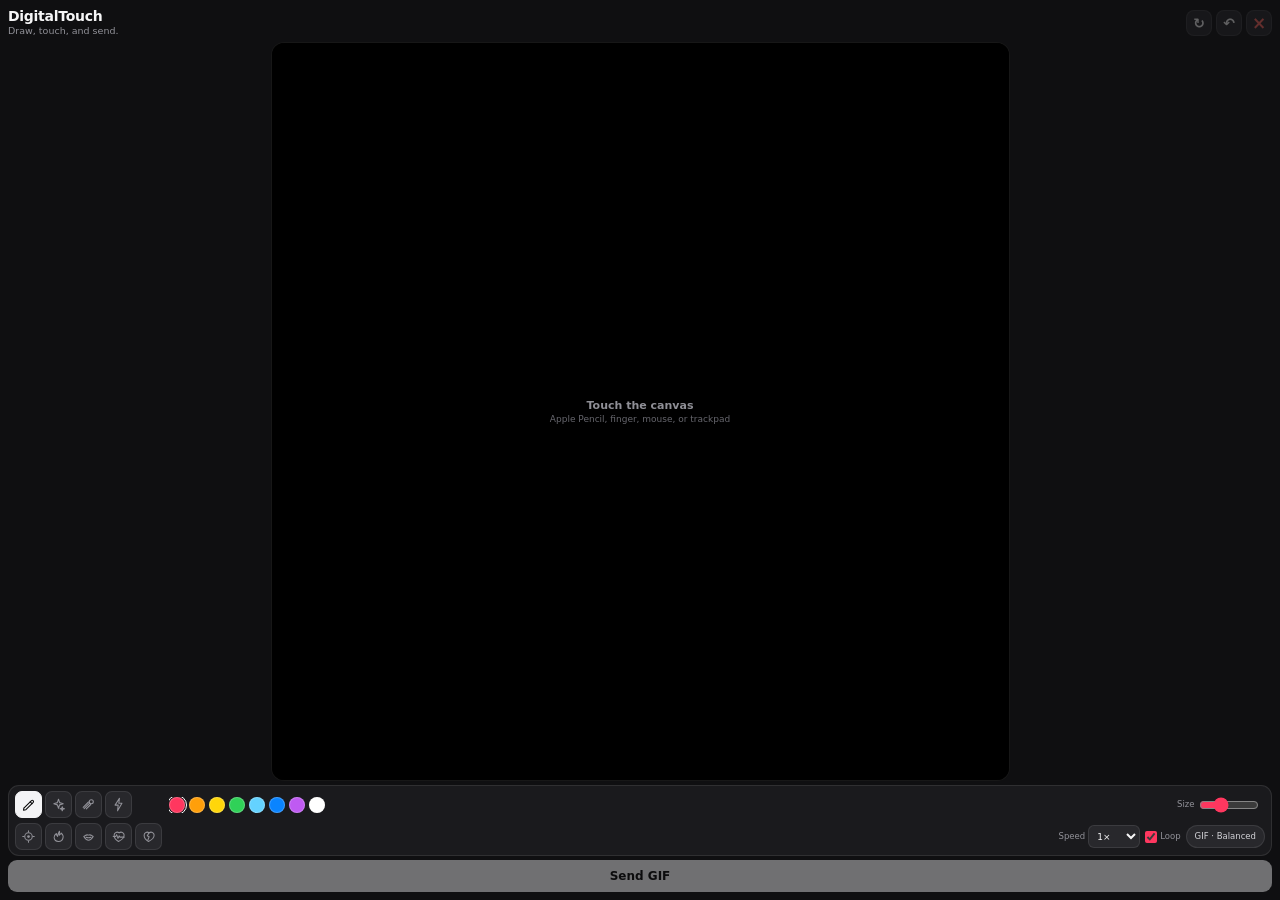
<file: index.html>
<!doctype html>
<html lang="en">
<head>
  <meta charset="utf-8">
  <meta name="viewport" content="width=device-width, initial-scale=1, viewport-fit=cover, user-scalable=no">
  <title>DigitalTouch</title>
  <link rel="stylesheet" href="style.css">
</head>
<body>
  <main class="app">
    <header class="topbar">
      <div class="title-block">
        <h1>DigitalTouch</h1>
        <p id="status">Draw, touch, and send.</p>
      </div>
      <div class="top-actions">
        <button id="play" class="icon-button" type="button" title="Replay" aria-label="Replay animation">↻</button>
        <button id="undo" class="icon-button" type="button" title="Undo" aria-label="Undo">↶</button>
        <button id="clear" class="icon-button danger-icon" type="button" title="Clear" aria-label="Clear">×</button>
      </div>
    </header>

    <section class="stage-wrap" aria-label="DigitalTouch canvas">
      <canvas id="stage"></canvas>
      <div id="emptyHint" class="empty-hint">
        <strong>Touch the canvas</strong>
        <span>Apple Pencil, finger, mouse, or trackpad</span>
      </div>
      <div id="replayBadge" class="replay-badge" hidden>Replay</div>
    </section>

    <section class="toolbox" aria-label="DigitalTouch controls">
      <div id="inkModes" class="tool-strip" role="radiogroup" aria-label="Ink style">
        <button class="tool active" data-mode="sketch" aria-pressed="true" title="Ink" aria-label="Ink"><svg viewBox="0 0 24 24" aria-hidden="true"><path d="M5 17.5 16.8 5.7a2 2 0 0 1 2.8 2.8L7.8 20.3 4 21l.7-3.8Z"/><path d="m14.8 7.7 2.8 2.8"/></svg></button>
        <button class="tool" data-mode="glow" aria-pressed="false" title="Neon" aria-label="Neon"><svg viewBox="0 0 24 24" aria-hidden="true"><path d="M12 3.5 13.8 9l5.7 1.8-5.7 1.8L12 18l-1.8-5.4-5.7-1.8L10.2 9 12 3.5Z"/><path d="M18 15.5 18.8 18l2.7.8-2.7.8L18 22l-.8-2.4-2.7-.8 2.7-.8.8-2.5Z"/></svg></button>
        <button class="tool" data-mode="comet" aria-pressed="false" title="Comet" aria-label="Comet"><svg viewBox="0 0 24 24" aria-hidden="true"><circle cx="16.5" cy="7.5" r="3.2"/><path d="M13.8 9.7 5 18.5M12 8 3.5 16.5M15.5 12 8.5 19"/></svg></button>
        <button class="tool" data-mode="electric" aria-pressed="false" title="Electric" aria-label="Electric"><svg viewBox="0 0 24 24" aria-hidden="true"><path d="m13.5 2-7 11h5l-1 9 7-12h-5l1-8Z"/></svg></button>
      </div>

      <div class="compact-row palette-row">
        <div id="palette" class="palette" role="radiogroup" aria-label="Ink color">
          <button class="swatch active" data-color="#ff375f" style="--swatch:#ff375f" aria-label="Pink" aria-pressed="true"></button>
          <button class="swatch" data-color="#ff9f0a" style="--swatch:#ff9f0a" aria-label="Orange" aria-pressed="false"></button>
          <button class="swatch" data-color="#ffd60a" style="--swatch:#ffd60a" aria-label="Yellow" aria-pressed="false"></button>
          <button class="swatch" data-color="#30d158" style="--swatch:#30d158" aria-label="Green" aria-pressed="false"></button>
          <button class="swatch" data-color="#64d2ff" style="--swatch:#64d2ff" aria-label="Cyan" aria-pressed="false"></button>
          <button class="swatch" data-color="#0a84ff" style="--swatch:#0a84ff" aria-label="Blue" aria-pressed="false"></button>
          <button class="swatch" data-color="#bf5af2" style="--swatch:#bf5af2" aria-label="Purple" aria-pressed="false"></button>
          <button class="swatch" data-color="#ffffff" style="--swatch:#ffffff" aria-label="White" aria-pressed="false"></button>
        </div>
        <label class="mini-range" title="Stroke size">
          <span>Size</span>
          <input id="size" type="range" min="2" max="18" value="7" step="1">
        </label>
      </div>

      <div class="effect-strip" aria-label="DigitalTouch effects">
        <button class="effect" aria-pressed="false" data-effect="tap" type="button" title="Tap" aria-label="Tap"><svg viewBox="0 0 24 24" aria-hidden="true"><circle cx="12" cy="12" r="2.2" class="icon-fill"/><circle cx="12" cy="12" r="6"/><path d="M12 2.8v2.1M21.2 12h-2.1M12 21.2v-2.1M2.8 12h2.1"/></svg></button>
        <button class="effect" aria-pressed="false" data-effect="fireball" type="button" title="Fireball" aria-label="Fireball"><svg viewBox="0 0 24 24" aria-hidden="true"><path d="M13.5 3.5c1.2 3-1.5 4.2-.2 6.6 1-1.7 2.3-2 3.2-3.5 2.6 2.4 3.5 5 2.6 8A7.2 7.2 0 0 1 5 13.8c-.3-2.7 1.2-4.8 3.6-6.6-.2 2.5 1.1 3.7 2 4.5-.2-3.6 1.8-5.4 2.9-8.2Z"/></svg></button>
        <button class="effect" aria-pressed="false" data-effect="kiss" type="button" title="Kiss" aria-label="Kiss"><svg viewBox="0 0 24 24" aria-hidden="true"><path d="M4.5 12c2.1-1.1 4-3.7 7.5-2.2 3.5-1.5 5.4 1.1 7.5 2.2-2.4 4.1-4.5 6-7.5 6s-5.1-1.9-7.5-6Z"/><path d="M8 13.2c1.2.5 2.6.8 4 .8s2.8-.3 4-.8"/></svg></button>
        <button class="effect" aria-pressed="false" data-effect="heartbeat" type="button" title="Heartbeat" aria-label="Heartbeat"><svg viewBox="0 0 24 24" aria-hidden="true"><path d="M12 20s-7-4.3-7-10.2A4.8 4.8 0 0 1 13 6.3 4.8 4.8 0 0 1 21 9.8C21 15.7 12 20 12 20Z"/><path d="M3.5 12h4l1.5-3 2.2 6 1.8-4 1.3 2H21"/></svg></button>
        <button class="effect" aria-pressed="false" data-effect="heartbreak" type="button" title="Heartbreak" aria-label="Heartbreak"><svg viewBox="0 0 24 24" aria-hidden="true"><path d="M12 20s-7-4.3-7-10.2A4.8 4.8 0 0 1 13 6.3 4.8 4.8 0 0 1 21 9.8C21 15.7 12 20 12 20Z"/><path d="m13 5.8-3 5.1 3 1.4-2 5.2"/></svg></button>
        
      </div>

      <div class="options-row">
        <label class="inline-option">
          <span>Speed</span>
          <select id="speed">
            <option value="0.5">0.5×</option>
            <option value="1" selected>1×</option>
            <option value="1.5">1.5×</option>
            <option value="2">2×</option>
          </select>
        </label>
        <label id="loopControl" class="inline-check">
          <input id="loopToggle" type="checkbox" checked>
          <span>Loop</span>
        </label>
        <div class="export-chip" aria-label="Export settings from extension settings">
          <span id="exportChipLabel">GIF · Balanced</span>
        </div>
      </div>
    </section>

    <section class="send-area">
      <button id="sendGif" class="primary" type="button">Send GIF</button>
    </section>
  </main>

  <script src="gif.js"></script>
  <script src="webp-encoder.js"></script>
  <script src="digitaltouch.js"></script>
</body>
</html>
</file>
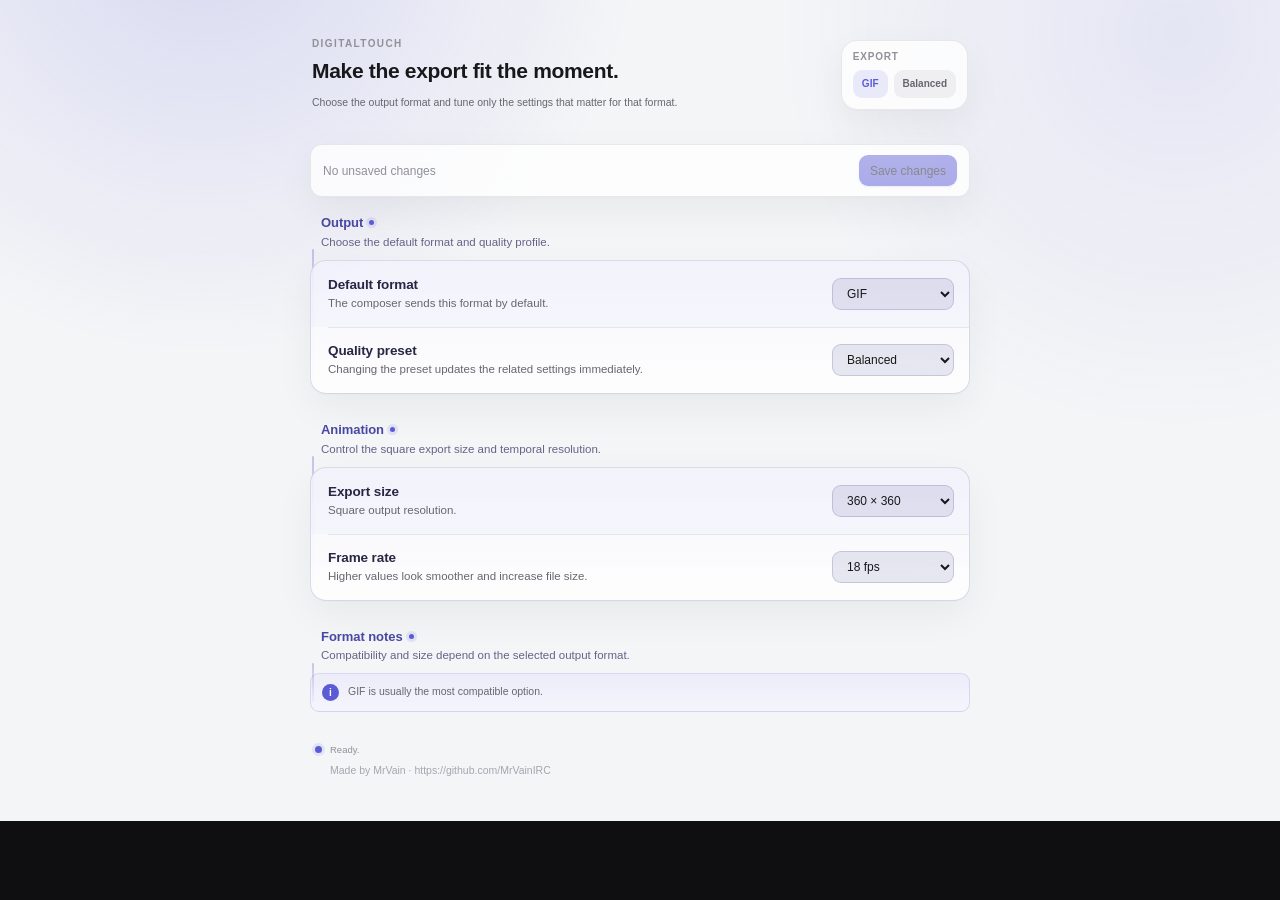
<file: settings.html>
<!doctype html>
<html lang="en">
<head>
  <meta charset="utf-8">
  <meta name="viewport" content="width=device-width,initial-scale=1">
  <title>DigitalTouch Settings</title>
  <link rel="stylesheet" href="style.css">
</head>
<body class="settings-page">
  <main class="settings-shell-lg">
    <header class="settings-hero-lg">
      <div class="settings-hero-copy-lg">
        <span class="settings-product-kicker">DIGITALTOUCH</span>
        <h1>Make the export fit the moment.</h1>
        <p>Choose the output format and tune only the settings that matter for that format.</p>
      </div>
      <div class="settings-hero-status" aria-label="Current export profile">
        <span class="settings-hero-status-label">Export</span>
        <div class="settings-profile-pair">
          <span id="preview-format" class="settings-profile-chip settings-profile-primary">GIF</span>
          <span id="preview-preset" class="settings-profile-chip">Balanced</span>
        </div>
      </div>
    </header>

    <div class="settings-save-bar" role="region" aria-label="Save settings">
      <span id="save-state" class="settings-save-state">No unsaved changes</span>
      <button id="save" class="settings-button settings-button-primary" type="button" disabled>Save changes</button>
    </div>

    <section class="settings-section">
      <div class="settings-section-heading">
        <div>
          <h2>Output</h2>
          <p>Choose the default format and quality profile.</p>
        </div>
      </div>

      <div class="settings-panel-lg">
        <label class="settings-pref-row settings-split-control">
          <span class="settings-pref-copy">
            <strong>Default format</strong>
            <small>The composer sends this format by default.</small>
          </span>
          <select id="format" class="settings-select-control">
            <option value="gif">GIF</option>
            <option value="apng">APNG</option>
            <option value="webp">WebP</option>
            <option value="webm">WebM</option>
            <option value="mp4">MP4</option>
          </select>
        </label>

        <label class="settings-pref-row settings-split-control">
          <span class="settings-pref-copy">
            <strong>Quality preset</strong>
            <small>Changing the preset updates the related settings immediately.</small>
          </span>
          <select id="preset" class="settings-select-control">
            <option value="small">Small</option>
            <option value="balanced">Balanced</option>
            <option value="high">High</option>
            <option value="max">Max</option>
            <option value="custom">Custom</option>
          </select>
        </label>
      </div>
    </section>

    <section class="settings-section">
      <div class="settings-section-heading">
        <div>
          <h2>Animation</h2>
          <p>Control the square export size and temporal resolution.</p>
        </div>
      </div>

      <div class="settings-panel-lg">
        <label class="settings-pref-row settings-split-control">
          <span class="settings-pref-copy">
            <strong>Export size</strong>
            <small>Square output resolution.</small>
          </span>
          <select id="size" class="settings-select-control">
            <option value="256">256 × 256</option>
            <option value="320">320 × 320</option>
            <option value="360">360 × 360</option>
            <option value="420">420 × 420</option>
            <option value="480">480 × 480</option>
          </select>
        </label>

        <label class="settings-pref-row settings-split-control">
          <span class="settings-pref-copy">
            <strong>Frame rate</strong>
            <small>Higher values look smoother and increase file size.</small>
          </span>
          <select id="fps" class="settings-select-control">
            <option value="10">10 fps</option>
            <option value="12">12 fps</option>
            <option value="15">15 fps</option>
            <option value="18">18 fps</option>
            <option value="24">24 fps</option>
          </select>
        </label>
      </div>
    </section>

    <section id="webpSection" class="settings-section">
      <div class="settings-section-heading">
        <div>
          <h2>WebP</h2>
          <p>Adjust the bundled WebP encoder.</p>
        </div>
      </div>

      <div class="settings-panel-lg">
        <div class="settings-pref-row settings-split-control">
          <span class="settings-pref-copy">
            <strong>Quality</strong>
            <small>100 is lossless. Lower values reduce color precision for smaller files.</small>
          </span>
          <div class="settings-range-control">
            <input id="webpQuality" type="range" min="40" max="100" step="1" value="90">
            <span id="webpQualityValue">90</span>
          </div>
        </div>
      </div>
    </section>

    <section id="videoSection" class="settings-section">
      <div class="settings-section-heading">
        <div>
          <h2>Video</h2>
          <p>Choose the recording bitrate for WebM and MP4.</p>
        </div>
      </div>

      <div class="settings-panel-lg">
        <label class="settings-pref-row settings-split-control">
          <span class="settings-pref-copy">
            <strong>Video bitrate</strong>
            <small>Higher values preserve more detail and create larger files.</small>
          </span>
          <select id="videoBitrate" class="settings-select-control">
            <option value="1200000">1.2 Mbps</option>
            <option value="1800000">1.8 Mbps</option>
            <option value="2500000">2.5 Mbps</option>
            <option value="3500000">3.5 Mbps</option>
            <option value="5000000">5.0 Mbps</option>
          </select>
        </label>
      </div>
    </section>

    <section class="settings-section">
      <div class="settings-section-heading">
        <div>
          <h2>Format notes</h2>
          <p>Compatibility and size depend on the selected output format.</p>
        </div>
      </div>
      <div class="settings-advanced-note">
        <span class="settings-note-icon">i</span>
        <p id="formatNote">GIF is usually the most compatible option.</p>
      </div>
    </section>

    <footer class="settings-status-footer">
      <div class="settings-status-line" aria-live="polite">
        <span class="settings-live-dot"></span>
        <p id="status">Ready.</p>
      </div>
      <p class="settings-attribution">Made by MrVain · <a href="https://github.com/MrVainIRC" target="_blank" rel="noopener noreferrer">https://github.com/MrVainIRC</a></p>
    </footer>
  </main>

  <script>
  (() => {
    'use strict';

    // ---------------------------------------------------------------------------
    // Settings model
    // ---------------------------------------------------------------------------

    const DEFAULTS = {
      format: 'gif',
      preset: 'balanced',
      exportSize: 360,
      fps: 18,
      webpQuality: 90,
      videoBitrate: 2500000
    };

    const PRESETS = {
      small:    { exportSize: 256, fps: 10, webpQuality: 72, videoBitrate: 1200000 },
      balanced: { exportSize: 360, fps: 18, webpQuality: 90, videoBitrate: 2500000 },
      high:     { exportSize: 420, fps: 18, webpQuality: 96, videoBitrate: 3500000 },
      max:      { exportSize: 480, fps: 24, webpQuality: 100, videoBitrate: 5000000 }
    };

    const KEY = 'export-settings';
    const FORMATS = ['gif', 'apng', 'webp', 'webm', 'mp4'];
    const PRESET_NAMES = ['small', 'balanced', 'high', 'max', 'custom'];
    const SIZES = [256, 320, 360, 420, 480];
    const FPS_VALUES = [10, 12, 15, 18, 24];
    const BITRATES = [1200000, 1800000, 2500000, 3500000, 5000000];

    // ---------------------------------------------------------------------------
    // DOM references
    // ---------------------------------------------------------------------------

    const els = {
      format: document.getElementById('format'),
      preset: document.getElementById('preset'),
      size: document.getElementById('size'),
      fps: document.getElementById('fps'),
      webpQuality: document.getElementById('webpQuality'),
      webpQualityValue: document.getElementById('webpQualityValue'),
      videoBitrate: document.getElementById('videoBitrate'),
      webpSection: document.getElementById('webpSection'),
      videoSection: document.getElementById('videoSection'),
      formatNote: document.getElementById('formatNote'),
      previewFormat: document.getElementById('preview-format'),
      previewPreset: document.getElementById('preview-preset'),
      save: document.getElementById('save'),
      saveState: document.getElementById('save-state'),
      status: document.getElementById('status')
    };

    let savedSnapshot = '';

    // ---------------------------------------------------------------------------
    // Form state
    // ---------------------------------------------------------------------------

    function clamp(value, min, max) {
      return Math.max(min, Math.min(max, value));
    }

    function normalize(raw) {
      const data = Object.assign({}, DEFAULTS, raw || {});
      data.format = FORMATS.includes(data.format) ? data.format : DEFAULTS.format;
      data.preset = PRESET_NAMES.includes(data.preset) ? data.preset : DEFAULTS.preset;
      data.exportSize = SIZES.includes(Number(data.exportSize)) ? Number(data.exportSize) : DEFAULTS.exportSize;
      data.fps = FPS_VALUES.includes(Number(data.fps)) ? Number(data.fps) : DEFAULTS.fps;
      data.webpQuality = clamp(Number(data.webpQuality) || DEFAULTS.webpQuality, 40, 100);
      data.videoBitrate = BITRATES.includes(Number(data.videoBitrate)) ? Number(data.videoBitrate) : DEFAULTS.videoBitrate;
      return data;
    }

    function matchingPreset(data) {
      for (const [name, preset] of Object.entries(PRESETS)) {
        if (
          Number(data.exportSize) === preset.exportSize &&
          Number(data.fps) === preset.fps &&
          Number(data.webpQuality) === preset.webpQuality &&
          Number(data.videoBitrate) === preset.videoBitrate
        ) {
          return name;
        }
      }
      return 'custom';
    }

    function currentData() {
      return normalize({
        format: els.format.value,
        preset: els.preset.value,
        exportSize: Number(els.size.value),
        fps: Number(els.fps.value),
        webpQuality: Number(els.webpQuality.value),
        videoBitrate: Number(els.videoBitrate.value)
      });
    }

    function snapshot(data) {
      return JSON.stringify(data);
    }

    function formatLabel(format) {
      return ({ gif: 'GIF', apng: 'APNG', webp: 'WebP', webm: 'WebM', mp4: 'MP4' })[format] || 'GIF';
    }

    function presetLabel(preset) {
      return preset === 'custom' ? 'Custom' : preset.charAt(0).toUpperCase() + preset.slice(1);
    }

    function syncFormatUI(format) {
      const isWebP = format === 'webp';
      const isVideo = format === 'webm' || format === 'mp4';
      els.webpSection.hidden = !isWebP;
      els.videoSection.hidden = !isVideo;

      if (format === 'gif') {
        els.formatNote.textContent = 'GIF is usually the most compatible option.';
      } else if (format === 'apng') {
        els.formatNote.textContent = 'APNG usually looks cleaner than GIF, but files can be larger.';
      } else if (format === 'webp') {
        els.formatNote.textContent = 'WebP uses the bundled JavaScript encoder. Some embedded web views may not preview animated WebP files even when the file itself is valid.';
      } else {
        els.formatNote.textContent = 'Video output uses the browser recorder path and the selected bitrate.';
      }
    }

    function syncPreview() {
      els.previewFormat.textContent = formatLabel(els.format.value);
      els.previewPreset.textContent = presetLabel(els.preset.value);
    }

    function syncDirtyState() {
      const dirty = snapshot(currentData()) !== savedSnapshot;
      els.save.disabled = !dirty;
      els.saveState.textContent = dirty ? 'Unsaved changes' : 'No unsaved changes';
      els.saveState.classList.toggle('is-dirty', dirty);
    }

    function apply(data) {
      els.format.value = data.format;
      els.preset.value = data.preset;
      els.size.value = String(data.exportSize);
      els.fps.value = String(data.fps);
      els.webpQuality.value = String(data.webpQuality);
      els.webpQualityValue.textContent = String(data.webpQuality);
      els.videoBitrate.value = String(data.videoBitrate);
      syncFormatUI(data.format);
      syncPreview();
    }

    function applyPreset(name) {
      const preset = PRESETS[name];
      if (!preset) return;
      els.size.value = String(preset.exportSize);
      els.fps.value = String(preset.fps);
      els.webpQuality.value = String(preset.webpQuality);
      els.webpQualityValue.textContent = String(preset.webpQuality);
      els.videoBitrate.value = String(preset.videoBitrate);
      els.preset.value = name;
      syncPreview();
      syncDirtyState();
    }

    function markCustom() {
      els.preset.value = 'custom';
      syncPreview();
      syncDirtyState();
    }

    function load() {
      try {
        const raw = localStorage.getItem(KEY);
        const data = normalize(raw ? JSON.parse(raw) : null);
        if (data.preset !== 'custom') data.preset = matchingPreset(data);
        apply(data);
        savedSnapshot = snapshot(currentData());
        syncDirtyState();
        els.status.textContent = 'Ready.';
      } catch (error) {
        console.error(error);
        apply(DEFAULTS);
        savedSnapshot = snapshot(currentData());
        syncDirtyState();
        els.status.textContent = 'Using default settings.';
      }
    }

    // ---------------------------------------------------------------------------
    // Settings event handlers
    // ---------------------------------------------------------------------------

    els.format.addEventListener('change', () => {
      syncFormatUI(els.format.value);
      syncPreview();
      syncDirtyState();
    });

    els.preset.addEventListener('change', () => {
      if (els.preset.value !== 'custom') applyPreset(els.preset.value);
      else {
        syncPreview();
        syncDirtyState();
      }
    });

    els.size.addEventListener('change', markCustom);
    els.fps.addEventListener('change', markCustom);
    els.videoBitrate.addEventListener('change', markCustom);
    els.webpQuality.addEventListener('input', () => {
      els.webpQualityValue.textContent = els.webpQuality.value;
      markCustom();
    });

    els.save.addEventListener('click', () => {
      try {
        const data = currentData();
        localStorage.setItem(KEY, JSON.stringify(data));
        savedSnapshot = snapshot(data);
        syncDirtyState();
        els.status.textContent = `Saved ${formatLabel(data.format)} · ${presetLabel(data.preset)}.`;
        window.grove?.settings?.changed?.();
      } catch (error) {
        console.error(error);
        els.status.textContent = error.message || 'Could not save settings.';
      }
    });

    load();
  })();
  </script>
</body>
</html>
</file>
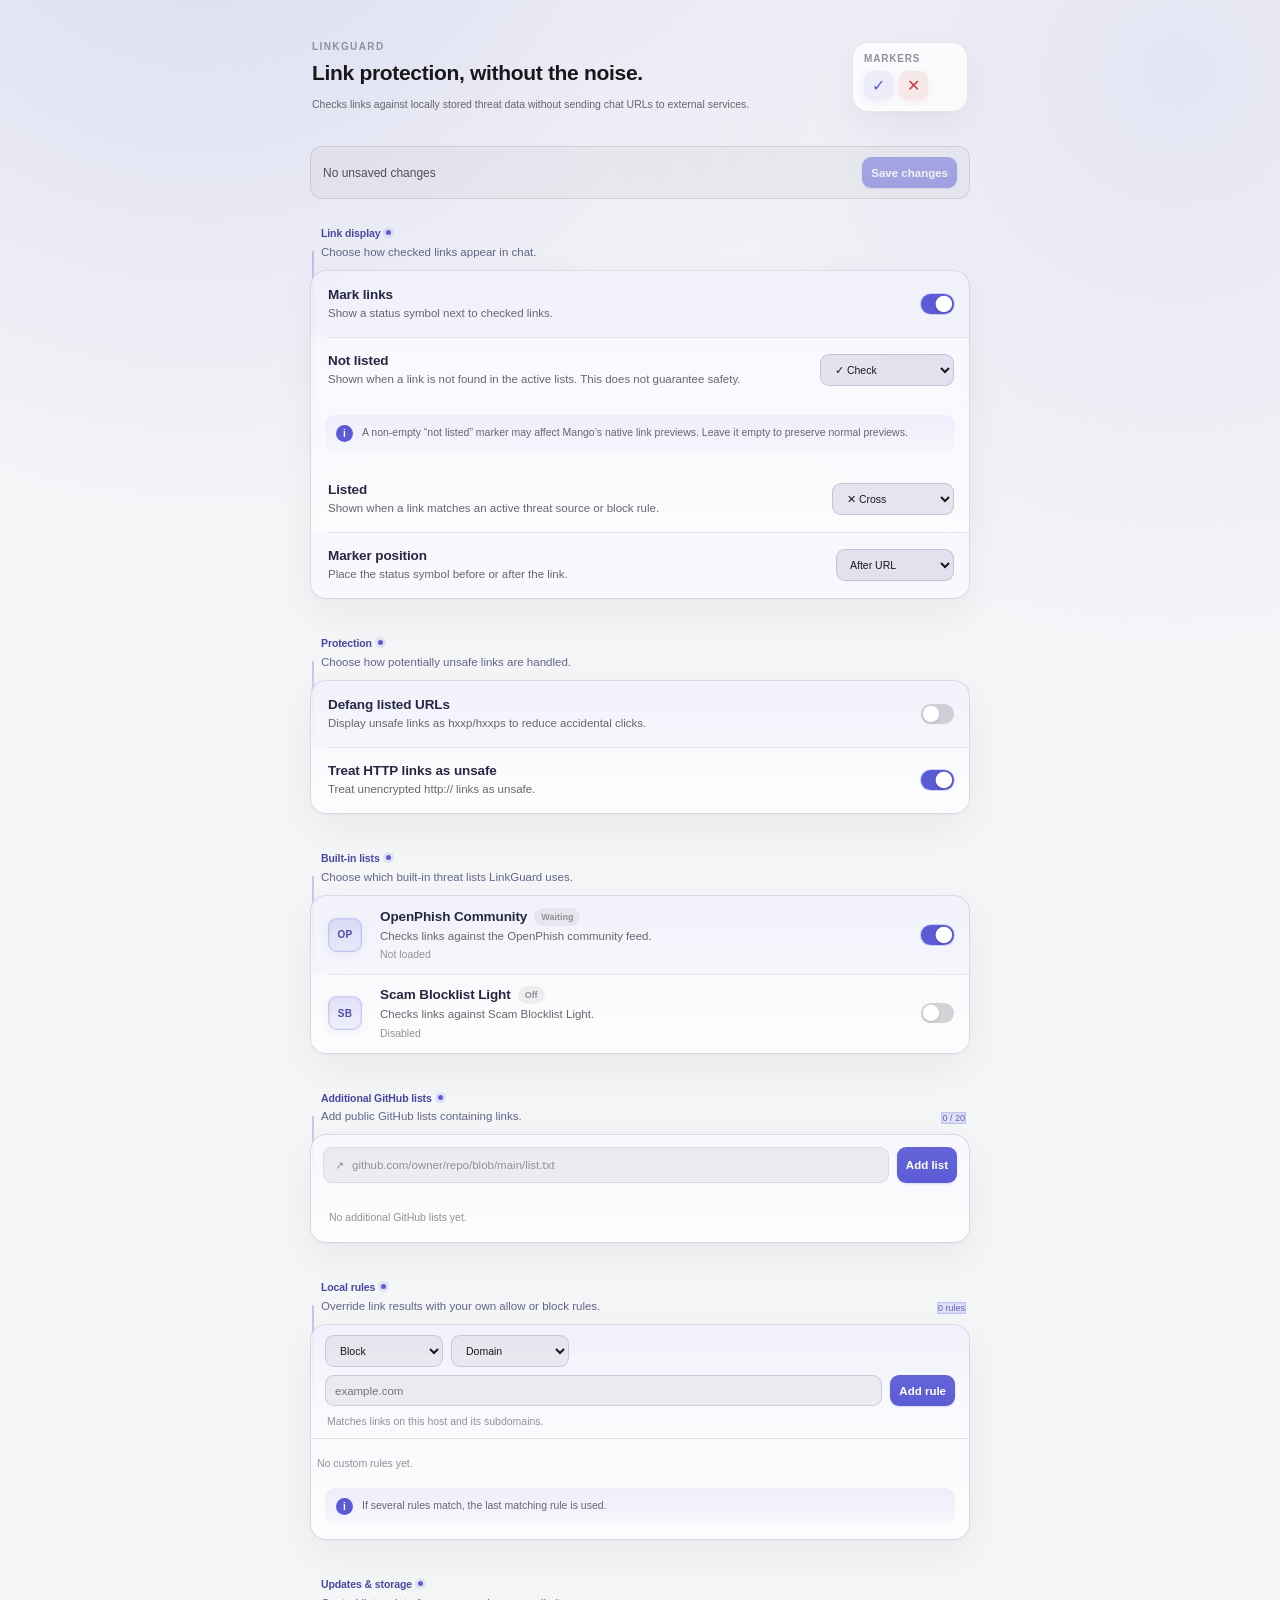
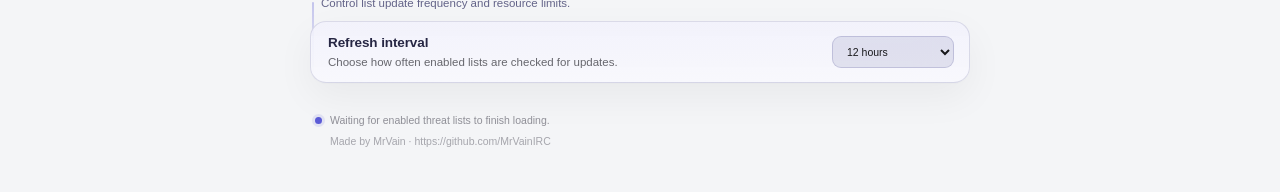
<file: LinkGuard-0.1.0/settings.html>
<!doctype html>
<html lang="en">
<head>
  <meta charset="utf-8">
  <meta name="viewport" content="width=device-width,initial-scale=1">
  <title>LinkGuard Settings</title>
  <link rel="stylesheet" href="style.css">
</head>
<body>
  <main class="app-shell">
<header class="hero">
      <div class="hero-copy">
        <span class="product-kicker">LINKGUARD</span>
        <h1>Link protection, without the noise.</h1>
        <p>Checks links against locally stored threat data without sending chat URLs to external services.</p>
      </div>
      <div class="hero-status" aria-label="Marker preview">
        <span class="hero-status-label">Markers</span>
        <div class="marker-pair">
          <span id="preview-good" class="marker-chip marker-good">✓</span>
          <span id="preview-bad" class="marker-chip marker-bad">✕</span>
        </div>
      </div>
    </header>

    <div class="save-bar" role="region" aria-label="Save settings">
      <span id="save-state" class="save-state">No unsaved changes</span>
      <button id="save-settings" class="button button-primary" type="button" disabled>Save changes</button>
    </div>


    <section class="section">
      <div class="section-heading">
        <div>
          <h2>Link display</h2>
          <p>Choose how checked links appear in chat.</p>
        </div>
      </div>

      <div class="panel">
        <label class="pref-row">
          <span class="pref-copy">
            <strong>Mark links</strong>
            <small>Show a status symbol next to checked links.</small>
          </span>
          <span class="switch"><input id="mark-links" type="checkbox"><span></span></span>
        </label>

        <div class="pref-row split-control">
          <span class="pref-copy">
            <strong>Not listed</strong>
            <small>Shown when a link is not found in the active lists. This does not guarantee safety.</small>
          </span>
          <select id="good-symbol" class="select-control" aria-label="Not listed link marker">
            <option value="✓">✓ Check</option>
            <option value="✔">✔ Heavy check</option>
            <option value="○">○ Circle</option>
            <option value="·">· Dot</option>
            <option value="">None</option>
          </select>
        </div>

        <div class="advanced-note rule-priority-note">
          <span class="note-icon">i</span>
          <p>A non-empty “not listed” marker may affect Mango’s native link previews. Leave it empty to preserve normal previews.</p>
        </div>


        <div class="pref-row split-control">
          <span class="pref-copy">
            <strong>Listed</strong>
            <small>Shown when a link matches an active threat source or block rule.</small>
          </span>
          <select id="bad-symbol" class="select-control" aria-label="Listed link marker">
            <option value="✕">✕ Cross</option>
            <option value="×">× Multiply</option>
            <option value="!">! Alert</option>
            <option value="⚠">⚠ Warning</option>
          </select>
        </div>
<label class="pref-row">
          <span class="pref-copy">
            <strong>Marker position</strong>
            <small>Place the status symbol before or after the link.</small>
          </span>
          <select id="marker-position" class="select-control marker-position-select">
            <option value="after">After URL</option>
            <option value="before">Before URL</option>
          </select>
        </label>
</div>
    </section>

    <section class="section">
      <div class="section-heading">
        <div>
          <h2>Protection</h2>
          <p>Choose how potentially unsafe links are handled.</p>
        </div>
      </div>

      <div class="panel">
        <label class="pref-row">
          <span class="pref-copy">
            <strong>Defang listed URLs</strong>
            <small>Display unsafe links as hxxp/hxxps to reduce accidental clicks.</small>
          </span>
          <span class="switch"><input id="defang" type="checkbox"><span></span></span>
        </label>
        <label class="pref-row">
          <span class="pref-copy">
            <strong>Treat HTTP links as unsafe</strong>
            <small>Treat unencrypted http:// links as unsafe.</small>
          </span>
          <span class="switch"><input id="http-unsafe" type="checkbox"><span></span></span>
        </label>
      </div>
    </section>

    <section class="section">
      <div class="section-heading action-heading">
        <div>
          <h2>Built-in lists</h2>
          <p>Choose which built-in threat lists LinkGuard uses.</p>
        </div>
</div>

      <div class="panel source-panel">
        <label class="source-row">
          <span class="source-badge">OP</span>
          <span class="source-main">
            <span class="source-title-line"><strong>OpenPhish Community</strong><span id="pill-openphish" class="status-pill">Waiting</span></span>
            <small>Checks links against the OpenPhish community feed.</small>
            <em id="status-openphish">Not loaded</em>
          </span>
          <span class="switch"><input id="source-openphish" type="checkbox"><span></span></span>
        </label>

        <label class="source-row">
          <span class="source-badge">SB</span>
          <span class="source-main">
            <span class="source-title-line"><strong>Scam Blocklist Light</strong><span id="pill-scam-light" class="status-pill">Waiting</span></span>
            <small>Checks links against Scam Blocklist Light.</small>
            <em id="status-scam-light">Not loaded</em>
          </span>
          <span class="switch"><input id="source-scam-light" type="checkbox"><span></span></span>
        </label>
</div>
    </section>

    <section class="section">
      <div class="section-heading">
        <div>
          <h2>Additional GitHub lists</h2>
          <p>Add public GitHub lists containing links.</p>
        </div>
        <span id="custom-source-count" class="section-counter">0 / 8</span>
      </div>

      <div class="panel list-manager">
        <form id="add-source-form" class="add-source-form">
          <div class="url-field">
            <span class="url-icon">↗</span>
            <input id="source-url" type="url" inputmode="url" autocapitalize="none" autocomplete="off" spellcheck="false"
                   placeholder="github.com/owner/repo/blob/main/list.txt">
          </div>
          <button type="submit" class="button button-primary">Add list</button>
        </form>
        <p id="source-error" class="inline-error" role="alert"></p>
        <div id="custom-sources" class="custom-sources"></div>
      </div>
    </section>

    <section class="section">
      <div class="section-heading">
        <div>
          <h2>Local rules</h2>
          <p>Override link results with your own allow or block rules.</p>
        </div>
        <span id="custom-rule-count" class="section-counter">0 rules</span>
      </div>

      <div class="panel rule-manager">
        <div class="rule-builder">
          <div class="rule-builder-options">
            <select id="rule-action" class="select-control" aria-label="Rule action">
              <option value="block">Block</option>
              <option value="allow">Allow</option>
            </select>

            <select id="rule-kind" class="select-control" aria-label="Rule type">
              <option value="domain">Domain</option>
              <option value="url">Exact link</option>
              <option value="pattern">Wildcard</option>
            </select>
          </div>

          <div class="rule-builder-input">
            <input id="rule-value" type="text" autocapitalize="none" autocomplete="off" spellcheck="false"
                   placeholder="example.com">
            <button id="add-rule" class="button button-primary" type="button">Add rule</button>
          </div>

          <p id="rule-help" class="rule-help">Matches the domain and all of its subdomains.</p>
          <p id="rule-error" class="inline-error" role="alert"></p>
        </div>

        <div id="custom-rules" class="custom-rules"></div>

        <div class="advanced-note rule-priority-note">
          <span class="note-icon">i</span>
          <p>If several rules match, the last matching rule is used.</p>
        </div>
      </div>
    </section>


    

    <section class="section">
      <div class="section-heading">
        <div>
          <h2>Updates &amp; storage</h2>
          <p>Control list update frequency and resource limits.</p>
        </div>
      </div>

      <div class="panel updates-panel">
        <div class="pref-row split-control compact-row">
          <span class="pref-copy">
            <strong>Refresh interval</strong>
            <small>Choose how often enabled lists are checked for updates.</small>
          </span>
          <select id="refresh-hours" class="select-control">
            <option value="6">6 hours</option>
            <option value="12">12 hours</option>
            <option value="24">24 hours</option>
          </select>
        </div>
      </div>
</section>

    <footer class="status-footer">
      <div class="status-line" aria-live="polite">
        <span class="live-dot"></span>
        <p id="summary-status">Waiting for LinkGuard…</p>
      </div>
      <p class="attribution">
        Made by MrVain · <a href="https://github.com/MrVainIRC" target="_blank" rel="noopener noreferrer">https://github.com/MrVainIRC</a>
      </p>
    </footer>
  </main>

  <script src="settings.js"></script>
</body>
</html>
</file>
<file: style.css>
:root {
  --grove-viewport-height: 100dvh;
  color-scheme: dark;
  --bg: #0f0f11;
  --panel: rgba(28,28,31,.95);
  --panel-2: #28282c;
  --text: #f6f6f7;
  --muted: #919198;
  --line: rgba(255,255,255,.09);
  --accent: #ff375f;
}

* { box-sizing: border-box; }
html, body { margin: 0; min-height: 100%; background: var(--bg); color: var(--text); font: 12px/1.2 -apple-system, BlinkMacSystemFont, "SF Pro Text", system-ui, sans-serif; }
body { overscroll-behavior: none; }
button, input, select { font: inherit; }
button { color: inherit; -webkit-tap-highlight-color: transparent; }

.app { height: 100vh; height: 100dvh; min-height: 380px; padding: 8px; display: grid; grid-template-rows: auto minmax(0,1fr) auto auto; gap: 4px; overflow: hidden; }
.topbar { min-height: 30px; display: flex; align-items: center; justify-content: space-between; gap: 8px; }
.title-block { min-width: 0; }
h1 { margin: 0; font-size: 14px; line-height: 1; letter-spacing: -.02em; }
#status { margin: 2px 0 0; color: var(--muted); font-size: 9.5px; white-space: nowrap; overflow: hidden; text-overflow: ellipsis; max-width: 62vw; }
.top-actions { display: flex; gap: 4px; }
.icon-button { width: 26px; height: 26px; padding: 0; border: 1px solid var(--line); border-radius: 8px; background: var(--panel-2); font-size: 14px; font-weight: 700; }
.icon-button:disabled { opacity: .35; }
.danger-icon { color: #ff6961; font-size: 17px; }

.stage-wrap { position: relative; min-height: 0; height: 100%; aspect-ratio: 1 / 1; max-height: 100%; max-width: 100%; justify-self: center; align-self: center; overflow: hidden; border-radius: 13px; background: #000; border: 1px solid var(--line); }
#stage { width: 100%; height: 100%; display: block; touch-action: none; cursor: crosshair; }
.empty-hint { position: absolute; inset: 0; display: grid; place-content: center; gap: 2px; pointer-events: none; text-align: center; color: #66666d; font-size: 9px; }
.empty-hint strong { color: #8f8f96; font-size: 11px; font-weight: 650; }
.empty-hint[hidden] { display: none !important; }
.replay-badge { position: absolute; top: 7px; left: 50%; transform: translateX(-50%); padding: 3px 7px; border-radius: 999px; background: rgba(20,20,22,.68); backdrop-filter: blur(12px); border: 1px solid var(--line); font-size: 9px; font-weight: 700; pointer-events: none; }

.toolbox { display: grid; grid-template-columns: auto minmax(0,1fr); gap: 5px 7px; align-items: center; padding: 5px 6px; background: var(--panel); border: 1px solid var(--line); border-radius: 11px; }
.tool-strip, .effect-strip { display: flex; align-items: center; gap: 3px; min-width: 0; overflow-x: auto; scrollbar-width: none; }
.tool-strip::-webkit-scrollbar, .effect-strip::-webkit-scrollbar { display: none; }
.tool, .effect { width: 27px; height: 27px; flex: 0 0 27px; padding: 0; border: 1px solid var(--line); border-radius: 7px; background: var(--panel-2); color: var(--muted); display: grid; place-items: center; font-size: 13px; }
.tool.active, .effect.selected { background: #f4f4f6; color: #080809; border-color: #f4f4f6; }
.tool svg, .effect svg { width: 15px; height: 15px; display: block; fill: none; stroke: currentColor; stroke-width: 1.7; stroke-linecap: round; stroke-linejoin: round; }
.tool svg .icon-fill, .effect svg .icon-fill { fill: currentColor; stroke: none; }

.compact-row { display: flex; align-items: center; gap: 6px; min-width: 0; }
.palette { flex: 1 1 auto; min-width: 0; display: flex; align-items: center; gap: 4px; overflow-x: auto; scrollbar-width: none; }
.palette::-webkit-scrollbar { display: none; }
.swatch { width: 16px; height: 16px; flex: 0 0 16px; padding: 0; border: 0; border-radius: 50%; background: var(--swatch); position: relative; box-shadow: inset 0 0 0 1px rgba(255,255,255,.22); }
.swatch.active::after { content: ""; position: absolute; inset: -2px; border: 1px solid #fff; border-radius: 50%; }
.mini-range { width: 88px; flex: 0 0 88px; display: grid; grid-template-columns: auto 1fr; align-items: center; gap: 3px; color: var(--muted); font-size: 8.5px; }
.mini-range input { width: 60px; accent-color: var(--accent); }
select { height: 23px; min-width: 48px; padding: 0 4px; border: 1px solid var(--line); border-radius: 6px; background: var(--panel-2); color: var(--text); font-size: 9px; }
.effect-strip { grid-column: 1; }
.options-row { grid-column: 2; display: flex; justify-content: flex-end; gap: 5px; align-items: center; min-width: 0; }
.export-chip { height: 23px; display: inline-flex; align-items: center; padding: 0 8px; border: 1px solid var(--line); border-radius: 999px; background: var(--panel-2); color: #d2d2d7; font-size: 8.5px; white-space: nowrap; max-width: 132px; overflow: hidden; text-overflow: ellipsis; }
.inline-option, .inline-check { display: inline-flex; align-items: center; gap: 3px; color: var(--muted); font-size: 8.5px; white-space: nowrap; }
.inline-check input { width: 12px; height: 12px; margin: 0; accent-color: var(--accent); }

.send-area { display: grid; grid-template-columns: 1fr; gap: 5px; }
.send-area button { height: 32px; border-radius: 9px; font-weight: 720; }
.primary { border: 0; background: #f5f5f7; color: #080809; }
.send-area button:disabled { opacity: .42; }
.busy .toolbox, .busy .stage-wrap, .busy .top-actions { pointer-events: none; opacity: .72; }

@media (max-width: 520px) {
  .app { padding: 6px; gap: 5px; }
  .stage-wrap { min-height: 0; height: 100%; border-radius: 11px; }
  .toolbox { grid-template-columns: 1fr; gap: 4px; }
  .effect-strip, .options-row { grid-column: 1; }
  .options-row { justify-content: flex-end; }
  .compact-row { gap: 5px; }
  .swatch { width: 15px; height: 15px; flex-basis: 15px; }
  #status { max-width: 52vw; }
}

@media (max-height: 650px) and (orientation: landscape) and (min-width: 521px) {
  .app { grid-template-columns: minmax(0,1fr) 220px; grid-template-rows: auto 1fr auto; }
  .topbar { grid-column: 1 / -1; }
  .stage-wrap { grid-column: 1; grid-row: 2 / 4; height: 100%; min-height: 0; }
  .toolbox { grid-column: 2; grid-row: 2; grid-template-columns: 1fr; align-content: start; }
  .effect-strip, .options-row { grid-column: 1; }
  .send-area { grid-column: 2; grid-row: 3; }
  .compact-row { flex-wrap: wrap; }
  .palette { flex-basis: 100%; }
}

/* Compact composer --------------------------------------------------------- */
@media (max-height: 560px) {
  .app { height: var(--grove-viewport-height); min-height: 0; padding: 4px; gap: 3px; }
  .topbar { min-height: 24px; }
  h1 { font-size: 12px; }
  #status { margin-top: 1px; font-size: 8px; }
  .toolbox { grid-template-columns: auto minmax(0, 1fr); gap: 3px 5px; padding: 3px 4px; }
  .tool-strip { grid-column: 1; grid-row: 1; }
  .compact-row { grid-column: 2; grid-row: 1; gap: 4px; }
  .effect-strip { grid-column: 1 / -1; grid-row: 2; }
  .options-row { grid-column: 1 / -1; grid-row: 3; justify-content: space-between; }
  .tool, .effect { width: 24px; height: 24px; flex-basis: 24px; font-size: 11px; }
  .swatch { width: 13px; height: 13px; flex-basis: 13px; }
  .mini-range { width: 74px; flex-basis: 74px; }
  .mini-range input { width: 47px; }
  .send-area button { height: 28px; }
}

@media (max-height: 430px) {
  .app { padding: 3px; gap: 2px; }
  .top-actions { gap: 2px; }
  .icon-button { width: 23px; height: 23px; border-radius: 7px; }
  .toolbox { gap: 2px 4px; padding: 2px 3px; }
  .send-area button { height: 26px; }
}

/* Keyboard viewport fallback ---------------------------------------------- */
body.keyboard-open .app { height: var(--grove-viewport-height); min-height: 0; padding: 4px; gap: 3px; }
body.keyboard-open .topbar { min-height: 24px; }
body.keyboard-open h1 { font-size: 12px; }
body.keyboard-open #status { margin-top: 1px; font-size: 8px; }
body.keyboard-open .toolbox { grid-template-columns: auto minmax(0, 1fr); gap: 3px 5px; padding: 3px 4px; }
body.keyboard-open .tool-strip { grid-column: 1; grid-row: 1; }
body.keyboard-open .compact-row { grid-column: 2; grid-row: 1; gap: 4px; }
body.keyboard-open .effect-strip { grid-column: 1 / -1; grid-row: 2; }
body.keyboard-open .options-row { grid-column: 1 / -1; grid-row: 3; justify-content: space-between; }
body.keyboard-open .tool, body.keyboard-open .effect { width: 24px; height: 24px; flex-basis: 24px; font-size: 11px; }
body.keyboard-open .swatch { width: 13px; height: 13px; flex-basis: 13px; }
body.keyboard-open .mini-range { width: 74px; flex-basis: 74px; }
body.keyboard-open .mini-range input { width: 47px; }
body.keyboard-open .send-area button { height: 28px; }

/* Mobile composer ---------------------------------------------------------- */
@media (max-width: 520px) {
  .app { height: min(540px, var(--grove-viewport-height)); min-height: 0; padding: 4px; gap: 3px; grid-template-columns: 1fr; grid-template-rows: auto minmax(0,1fr) auto auto; }
  .topbar, .stage-wrap, .toolbox, .send-area { grid-column: auto; grid-row: auto; }
  .topbar { min-height: 24px; }
  h1 { font-size: 12px; }
  #status { margin-top: 1px; font-size: 8px; }
  .toolbox { grid-template-columns: auto minmax(0, 1fr); gap: 3px 5px; padding: 3px 4px; }
  .tool-strip { grid-column: 1; grid-row: 1; }
  .compact-row { grid-column: 2; grid-row: 1; gap: 4px; }
  .effect-strip { grid-column: 1 / -1; grid-row: 2; }
  .options-row { grid-column: 1 / -1; grid-row: 3; justify-content: space-between; }
  .tool, .effect { width: 24px; height: 24px; flex-basis: 24px; font-size: 11px; }
  .swatch { width: 13px; height: 13px; flex-basis: 13px; }
  .mini-range { width: 74px; flex-basis: 74px; }
  .mini-range input { width: 47px; }
  .send-area button { height: 28px; }
}





/* Settings ----------------------------------------------------------------- */
.settings-page {
  --settings-bg: #f4f5f7;
  --settings-surface: rgba(255,255,255,.78);
  --settings-surface-strong: rgba(255,255,255,.92);
  --settings-surface-hover: rgba(255,255,255,.98);
  --settings-text: #18181b;
  --settings-text-2: #66666d;
  --settings-text-3: #909098;
  --settings-line: rgba(28,28,33,.09);
  --settings-line-strong: rgba(28,28,33,.14);
  --settings-control: rgba(26,26,31,.055);
  --settings-control-hover: rgba(26,26,31,.09);
  --settings-accent: #5b5bd6;
  --settings-accent-soft: rgba(91,91,214,.12);
  --settings-good: #168a55;
  --settings-good-soft: rgba(22,138,85,.11);
  --settings-shadow: 0 1px 2px rgba(0,0,0,.025), 0 14px 38px rgba(20,20,24,.05);
  min-height: 100%;
  margin: 0;
  background:
    radial-gradient(circle at 16% -10%, color-mix(in srgb, var(--settings-accent) 18%, transparent), transparent 31%),
    radial-gradient(circle at 92% 4%, color-mix(in srgb, var(--settings-accent) 10%, transparent), transparent 28%),
    var(--settings-bg);
  color: var(--settings-text);
  font-family: -apple-system, BlinkMacSystemFont, "SF Pro Text", "Helvetica Neue", sans-serif;
  font-synthesis: none;
  -webkit-font-smoothing: antialiased;
}

@media (prefers-color-scheme: dark) {
  .settings-page {
    --settings-bg: #111113;
    --settings-surface: rgba(31,31,35,.74);
    --settings-surface-strong: rgba(36,36,40,.94);
    --settings-surface-hover: rgba(42,42,47,.98);
    --settings-text: #f4f4f5;
    --settings-text-2: #a2a2aa;
    --settings-text-3: #777780;
    --settings-line: rgba(255,255,255,.075);
    --settings-line-strong: rgba(255,255,255,.12);
    --settings-control: rgba(255,255,255,.065);
    --settings-control-hover: rgba(255,255,255,.105);
    --settings-accent: #8f8ff2;
    --settings-accent-soft: rgba(143,143,242,.15);
    --settings-good: #52c58a;
    --settings-good-soft: rgba(82,197,138,.12);
    --settings-shadow: 0 1px 2px rgba(0,0,0,.18), 0 18px 46px rgba(0,0,0,.18);
  }
}

.settings-page button,
.settings-page input,
.settings-page select {
  font: inherit;
  -webkit-tap-highlight-color: transparent;
}

.settings-page button { color: inherit; }

.settings-shell-lg {
  width: min(720px, 100%);
  margin: 0 auto;
  padding: 34px 30px 44px;
}

.settings-hero-lg {
  display: grid;
  grid-template-columns: minmax(0, 1fr) auto;
  gap: 28px;
  align-items: end;
  margin-bottom: 34px;
  padding: 2px 2px 0;
}

.settings-product-kicker {
  display: inline-block;
  margin-bottom: 9px;
  color: var(--settings-text-3);
  font-size: 10px;
  font-weight: 760;
  letter-spacing: .14em;
}

.settings-page h1,
.settings-page h2,
.settings-page p { margin: 0; }

.settings-page h1 {
  max-width: 540px;
  font-size: 21px;
  line-height: 1.15;
  letter-spacing: -.015em;
  font-weight: 720;
}

.settings-hero-copy-lg p {
  max-width: 550px;
  margin-top: 11px;
  color: var(--settings-text-2);
  font-size: 10.5px;
  line-height: 1.55;
}

.settings-hero-status {
  min-width: 116px;
  padding: 10px 11px 11px;
  border: 1px solid var(--settings-line);
  border-radius: 16px;
  background: var(--settings-surface);
  box-shadow: var(--settings-shadow);
  backdrop-filter: blur(22px) saturate(1.25);
  -webkit-backdrop-filter: blur(22px) saturate(1.25);
}

.settings-hero-status-label {
  display: block;
  margin-bottom: 7px;
  color: var(--settings-text-3);
  font-size: 10px;
  font-weight: 650;
  text-transform: uppercase;
  letter-spacing: .08em;
}

.settings-profile-pair { display: flex; gap: 6px; }

.settings-profile-chip {
  display: inline-flex;
  align-items: center;
  justify-content: center;
  min-height: 28px;
  padding: 0 9px;
  border-radius: 9px;
  background: var(--settings-control);
  color: var(--settings-text-2);
  font-size: 10px;
  font-weight: 700;
}

.settings-profile-primary {
  background: var(--settings-accent-soft);
  color: var(--settings-accent);
}

.settings-save-bar {
  display: flex;
  align-items: center;
  justify-content: space-between;
  gap: 12px;
  margin: 12px 0 18px;
  padding: 10px 12px;
  border: 1px solid var(--settings-line);
  border-radius: 12px;
  background: var(--settings-surface);
  box-shadow: var(--settings-shadow);
  backdrop-filter: blur(22px) saturate(1.2);
  -webkit-backdrop-filter: blur(22px) saturate(1.2);
}

.settings-save-state {
  min-width: 0;
  color: var(--settings-text-3);
  font-size: 12px;
}

.settings-save-state.is-dirty { color: var(--settings-text-2); }

.settings-section {
  position: relative;
  margin: 0 0 28px;
}

.settings-section::before {
  content: "";
  position: absolute;
  left: 2px;
  top: 34px;
  bottom: 10px;
  width: 2px;
  border-radius: 99px;
  background: linear-gradient(180deg,
    color-mix(in srgb, var(--settings-accent) 58%, transparent),
    color-mix(in srgb, var(--settings-accent) 8%, transparent));
  opacity: .55;
}

.settings-section[hidden] { display: none !important; }

.settings-section-heading {
  display: flex;
  align-items: flex-end;
  justify-content: space-between;
  gap: 18px;
  padding: 0 4px 10px 11px;
}

.settings-section-heading h2 {
  color: color-mix(in srgb, var(--settings-accent) 72%, var(--settings-text));
  font-size: 13px;
  line-height: 1.2;
  letter-spacing: -.005em;
  font-weight: 680;
}

.settings-section-heading h2::after {
  content: "";
  display: inline-block;
  width: 5px;
  height: 5px;
  margin-left: 6px;
  vertical-align: 2px;
  border-radius: 50%;
  background: var(--settings-accent);
  box-shadow: 0 0 0 3px var(--settings-accent-soft);
}

.settings-section-heading p {
  margin-top: 3px;
  color: color-mix(in srgb, var(--settings-accent) 26%, var(--settings-text-2));
  font-size: 11.5px;
  line-height: 1.4;
}

.settings-panel-lg {
  overflow: hidden;
  border: 1px solid color-mix(in srgb, var(--settings-accent) 10%, var(--settings-line));
  border-radius: 16px;
  background: linear-gradient(180deg,
    color-mix(in srgb, var(--settings-accent) 3.5%, var(--settings-surface)),
    var(--settings-surface));
  box-shadow: var(--settings-shadow);
  backdrop-filter: blur(24px) saturate(1.2);
  -webkit-backdrop-filter: blur(24px) saturate(1.2);
}

.settings-pref-row {
  position: relative;
  display: flex;
  align-items: center;
  gap: 18px;
  min-height: 66px;
  padding: 12px 15px 12px 17px;
}

.settings-pref-row:nth-child(odd) {
  background: color-mix(in srgb, var(--settings-accent) 2.7%, transparent);
}

.settings-pref-row:hover {
  background: color-mix(in srgb, var(--settings-accent) 7%, transparent);
}

.settings-pref-row + .settings-pref-row::before {
  content: "";
  position: absolute;
  top: 0;
  left: 17px;
  right: 0;
  height: 1px;
  background: var(--settings-line);
}

.settings-pref-copy {
  min-width: 0;
  flex: 1 1 auto;
  display: grid;
  gap: 3px;
}

.settings-pref-copy strong {
  color: color-mix(in srgb, var(--settings-accent) 22%, var(--settings-text));
  font-size: 13.5px;
  line-height: 1.3;
  font-weight: 610;
  letter-spacing: -.008em;
}

.settings-pref-copy small {
  color: var(--settings-text-2);
  font-size: 11.5px;
  line-height: 1.38;
}

.settings-split-control { justify-content: space-between; }

.settings-select-control {
  flex: 0 0 auto;
  min-width: 122px;
  height: 32px;
  padding: 0 29px 0 10px;
  border: 1px solid color-mix(in srgb, var(--settings-accent) 12%, var(--settings-line));
  border-radius: 9px;
  background-color: color-mix(in srgb, var(--settings-accent) 7%, var(--settings-control));
  color: var(--settings-text);
  font-size: 10.5px;
  outline: none;
  cursor: pointer;
}

.settings-select-control:hover {
  border-color: color-mix(in srgb, var(--settings-accent) 28%, var(--settings-line));
  background-color: var(--settings-control-hover);
}

.settings-select-control:focus {
  border-color: color-mix(in srgb, var(--settings-accent) 58%, transparent);
  box-shadow: 0 0 0 3px var(--settings-accent-soft);
}

.settings-range-control {
  flex: 0 0 190px;
  display: flex;
  align-items: center;
  gap: 9px;
}

.settings-range-control input {
  min-width: 0;
  width: 100%;
  accent-color: var(--settings-accent);
}

.settings-range-control span {
  min-width: 26px;
  color: var(--settings-text-2);
  font-size: 10.5px;
  text-align: right;
  font-variant-numeric: tabular-nums;
}

.settings-button {
  display: inline-flex;
  align-items: center;
  justify-content: center;
  min-height: 31px;
  border: 0;
  border-radius: 9px;
  padding: 0 11px;
  font-size: 11.5px;
  font-weight: 590;
  cursor: pointer;
  transition: transform .1s ease, background .14s ease, opacity .14s ease;
}

.settings-button:active { transform: scale(.98); }
.settings-button:disabled { opacity: .5; cursor: default; transform: none; }

.settings-button-primary {
  background: linear-gradient(180deg,
    color-mix(in srgb, var(--settings-accent) 94%, white 6%),
    var(--settings-accent));
  color: white;
  box-shadow: 0 1px 2px color-mix(in srgb, var(--settings-accent) 22%, transparent);
}

.settings-button-primary:hover:not(:disabled) {
  background: linear-gradient(180deg,
    var(--settings-accent),
    color-mix(in srgb, var(--settings-accent) 88%, black 12%));
}

.settings-advanced-note {
  display: flex;
  align-items: flex-start;
  gap: 9px;
  padding: 10px 11px;
  border: 1px solid color-mix(in srgb, var(--settings-accent) 18%, transparent);
  border-radius: 9px;
  background: linear-gradient(180deg,
    color-mix(in srgb, var(--settings-accent) 10%, var(--settings-surface)),
    color-mix(in srgb, var(--settings-accent) 5%, var(--settings-surface)));
  color: var(--settings-text-2);
}

.settings-note-icon {
  flex: 0 0 auto;
  display: grid;
  place-items: center;
  width: 17px;
  height: 17px;
  border-radius: 50%;
  background: var(--settings-accent);
  color: white;
  font-size: 10px;
  font-weight: 700;
}

.settings-advanced-note p {
  font-size: 10.5px;
  line-height: 1.45;
}

.settings-status-footer {
  padding: 2px 5px 0;
  color: var(--settings-text-3);
}

.settings-status-line {
  display: flex;
  align-items: center;
  gap: 8px;
}

.settings-live-dot {
  width: 7px;
  height: 7px;
  flex: 0 0 auto;
  border-radius: 50%;
  background: var(--settings-accent);
  box-shadow: 0 0 0 3px var(--settings-accent-soft);
}

.settings-status-footer p {
  font-size: 10.5px;
  line-height: 1.35;
}

.settings-attribution {
  margin: 6px 0 0 15px !important;
  opacity: .78;
}

.settings-attribution a {
  color: inherit;
  text-decoration: none;
}

.settings-attribution a:hover {
  text-decoration: underline;
}

@media (max-width: 620px) {
  .settings-shell-lg { padding: 24px 14px 32px; }
  .settings-hero-lg { grid-template-columns: 1fr; align-items: start; gap: 9px; margin-bottom: 28px; }
  .settings-hero-status { width: fit-content; }
  .settings-pref-row { align-items: flex-start; }
  .settings-split-control { flex-direction: column; align-items: stretch; gap: 9px; }
  .settings-select-control { width: 100%; max-width: none; }
  .settings-range-control { flex-basis: auto; width: 100%; }
  .settings-section::before { left: 0; }
  .settings-save-bar { align-items: stretch; flex-direction: column; }
  .settings-save-bar .settings-button { width: 100%; }
}

@media (prefers-reduced-motion: reduce) {
  .settings-page * { transition: none !important; }
}
</file>
<file: LinkGuard-0.1.0/style.css>
* { box-sizing: border-box; }

:root {
  color-scheme: light dark;
  font-family: -apple-system, BlinkMacSystemFont, "SF Pro Text", "Helvetica Neue", sans-serif;
  font-synthesis: none;
  --bg: #f4f5f7;
  --surface: rgba(255,255,255,.78);
  --surface-strong: rgba(255,255,255,.92);
  --surface-hover: rgba(255,255,255,.98);
  --text: #18181b;
  --text-2: #66666d;
  --text-3: #909098;
  --line: rgba(28,28,33,.09);
  --line-strong: rgba(28,28,33,.14);
  --control: rgba(26,26,31,.055);
  --control-hover: rgba(26,26,31,.09);
  --accent: #5b5bd6;
  --accent-soft: rgba(91,91,214,.12);
  --good: #168a55;
  --good-soft: rgba(22,138,85,.11);
  --bad: #c64040;
  --bad-soft: rgba(198,64,64,.11);
  --warn: #a56a08;
  --warn-soft: rgba(165,106,8,.12);
  --shadow: 0 1px 2px rgba(0,0,0,.025), 0 14px 38px rgba(20,20,24,.05);
}

@media (prefers-color-scheme: dark) {
  :root {
    --bg: #111113;
    --surface: rgba(31,31,35,.74);
    --surface-strong: rgba(36,36,40,.94);
    --surface-hover: rgba(42,42,47,.98);
    --text: #f4f4f5;
    --text-2: #a2a2aa;
    --text-3: #777780;
    --line: rgba(255,255,255,.075);
    --line-strong: rgba(255,255,255,.12);
    --control: rgba(255,255,255,.065);
    --control-hover: rgba(255,255,255,.105);
    --accent: #8f8ff2;
    --accent-soft: rgba(143,143,242,.15);
    --good: #52c58a;
    --good-soft: rgba(82,197,138,.12);
    --bad: #ff7474;
    --bad-soft: rgba(255,116,116,.12);
    --warn: #e0a84e;
    --warn-soft: rgba(224,168,78,.13);
    --shadow: 0 1px 2px rgba(0,0,0,.18), 0 18px 46px rgba(0,0,0,.18);
  }
}

html, body { min-height: 100%; }
body {
  margin: 0;
  background:
    radial-gradient(circle at 78% -12%, color-mix(in srgb, var(--accent) 13%, transparent), transparent 36%),
    var(--bg);
  color: var(--text);
  -webkit-font-smoothing: antialiased;
}

button, input, select {
  font: inherit;
  -webkit-tap-highlight-color: transparent;
}
button { color: inherit; }

.app-shell {
  width: min(760px, 100%);
  margin: 0 auto;
  padding: 34px 30px 44px;
}

.hero {
  display: grid;
  grid-template-columns: minmax(0, 1fr) auto;
  gap: 28px;
  align-items: end;
  margin-bottom: 34px;
  padding: 2px 2px 0;
}

.product-kicker {
  display: inline-block;
  margin-bottom: 9px;
  color: var(--text-3);
  font-size: 10px;
  font-weight: 760;
  letter-spacing: .14em;
}

h1, h2, p { margin: 0; }
h1 {
  max-width: 540px;
  font-size: clamp(27px, 4.5vw, 36px);
  line-height: 1.04;
  letter-spacing: -.035em;
  font-weight: 720;
}
.hero p {
  max-width: 550px;
  margin-top: 11px;
  color: var(--text-2);
  font-size: 10.5px;
  line-height: 1.55;
}

.hero-status {
  min-width: 116px;
  padding: 10px 11px 11px;
  border: 1px solid var(--line);
  border-radius: 16px;
  background: var(--surface);
  box-shadow: var(--shadow);
  backdrop-filter: blur(22px) saturate(1.25);
  -webkit-backdrop-filter: blur(22px) saturate(1.25);
}
.hero-status-label {
  display: block;
  margin-bottom: 7px;
  color: var(--text-3);
  font-size: 10px;
  font-weight: 650;
  text-transform: uppercase;
  letter-spacing: .08em;
}
.marker-pair { display: flex; gap: 6px; }
.marker-chip {
  display: grid;
  place-items: center;
  width: 38px;
  height: 30px;
  border-radius: 9px;
  font-size: 16px;
  font-weight: 700;
}
.marker-good { color: var(--good); background: var(--good-soft); }
.marker-bad { color: var(--bad); background: var(--bad-soft); }

.section { margin: 0 0 28px; }
.section-heading {
  display: flex;
  align-items: flex-end;
  justify-content: space-between;
  gap: 18px;
  padding: 0 4px 10px;
}
.section-heading h2 {
  font-size: 10.5px;
  line-height: 1.3;
  font-weight: 680;
  letter-spacing: -.01em;
}
.section-heading p {
  margin-top: 3px;
  color: var(--text-3);
  font-size: 11.5px;
  line-height: 1.4;
}
.section-counter {
  color: var(--text-3);
  font-size: 10.5px;
  font-variant-numeric: tabular-nums;
}

.panel,
.advanced-card {
  overflow: hidden;
  border: 1px solid var(--line);
  border-radius: 16px;
  background: var(--surface);
  box-shadow: var(--shadow);
  backdrop-filter: blur(24px) saturate(1.2);
  -webkit-backdrop-filter: blur(24px) saturate(1.2);
}

.pref-row,
.source-row {
  position: relative;
  display: flex;
  align-items: center;
  gap: 18px;
  min-height: 66px;
  padding: 12px 15px 12px 17px;
}
.pref-row + .pref-row::before,
.source-row + .source-row::before,
.source-row + .pref-row::before {
  content: "";
  position: absolute;
  top: 0;
  left: 17px;
  right: 0;
  height: 1px;
  background: var(--line);
}
.pref-copy,
.source-main {
  min-width: 0;
  flex: 1 1 auto;
  display: grid;
  gap: 3px;
}
.pref-copy strong,
.source-main strong {
  font-size: 13.5px;
  line-height: 1.3;
  font-weight: 610;
  letter-spacing: -.008em;
}
.pref-copy small,
.source-main small {
  color: var(--text-2);
  font-size: 11.5px;
  line-height: 1.38;
}
.source-main em {
  margin-top: 1px;
  color: var(--text-3);
  font-size: 10.5px;
  line-height: 1.3;
  font-style: normal;
}
.split-control { justify-content: space-between; }
.compact-row { min-height: 60px; }

.select-control {
  flex: 0 0 auto;
  min-width: 122px;
  height: 32px;
  padding: 0 29px 0 10px;
  border: 1px solid var(--line);
  border-radius: 9px;
  background-color: var(--control);
  color: var(--text);
  font-size: 10.5px;
  outline: none;
  cursor: pointer;
}
.select-control:hover { background-color: var(--control-hover); }
.select-control:focus { border-color: color-mix(in srgb, var(--accent) 58%, transparent); box-shadow: 0 0 0 3px var(--accent-soft); }

.switch {
  position: relative;
  flex: 0 0 auto;
  width: 36px;
  height: 22px;
}
.switch input {
  position: absolute;
  opacity: 0;
  width: 1px;
  height: 1px;
}
.switch span {
  position: absolute;
  inset: 0;
  border-radius: 999px;
  background: color-mix(in srgb, var(--text-3) 37%, transparent);
  transition: background .16s ease;
}
.switch span::after {
  content: "";
  position: absolute;
  top: 2px;
  left: 2px;
  width: 18px;
  height: 18px;
  border-radius: 50%;
  background: white;
  box-shadow: 0 1px 3px rgba(0,0,0,.18);
  transition: transform .16s ease;
}
.switch input:checked + span { background: var(--accent); }
.switch input:checked + span::after { transform: translateX(14px); }
.switch input:focus-visible + span { box-shadow: 0 0 0 3px var(--accent-soft); }

.button {
  display: inline-flex;
  align-items: center;
  justify-content: center;
  min-height: 31px;
  border: 0;
  border-radius: 9px;
  padding: 0 11px;
  font-size: 11.5px;
  font-weight: 590;
  cursor: pointer;
  transition: transform .1s ease, background .14s ease, opacity .14s ease;
}
.button:active { transform: scale(.98); }
.button:disabled { opacity: .5; cursor: default; transform: none; }
.button-secondary { background: var(--control); }
.button-secondary:hover { background: var(--control-hover); }
.button-primary { background: var(--text); color: var(--bg); }
.button-primary:hover { opacity: .88; }

.source-row { min-height: 76px; }
.source-badge {
  flex: 0 0 auto;
  display: grid;
  place-items: center;
  width: 34px;
  height: 34px;
  border: 1px solid var(--line);
  border-radius: 9px;
  background: var(--control);
  color: var(--text-2);
  font-size: 10px;
  font-weight: 750;
  letter-spacing: .02em;
}
.source-title-line {
  display: flex;
  align-items: center;
  flex-wrap: wrap;
  gap: 7px;
}
.status-pill {
  display: inline-flex;
  align-items: center;
  min-height: 18px;
  border-radius: 999px;
  padding: 0 7px;
  background: var(--control);
  color: var(--text-3);
  font-size: 9.5px;
  font-weight: 640;
}
.status-pill.loaded { background: var(--good-soft); color: var(--good); }
.status-pill.off { background: var(--control); color: var(--text-3); }
.status-pill.waiting { background: var(--warn-soft); color: var(--warn); }

.list-manager { padding: 12px; }
.add-source-form {
  display: grid;
  grid-template-columns: minmax(0,1fr) auto;
  gap: 8px;
}
.url-field {
  display: flex;
  align-items: center;
  min-width: 0;
  height: 36px;
  border: 1px solid var(--line);
  border-radius: 9px;
  background: var(--control);
  transition: border-color .14s ease, box-shadow .14s ease, background .14s ease;
}
.url-field:focus-within { border-color: color-mix(in srgb, var(--accent) 58%, transparent); box-shadow: 0 0 0 3px var(--accent-soft); background: var(--surface-strong); }
.url-icon {
  flex: 0 0 auto;
  padding-left: 11px;
  color: var(--text-3);
  font-size: 10.5px;
}
.url-field input {
  width: 100%;
  min-width: 0;
  height: 100%;
  border: 0;
  outline: 0;
  background: transparent;
  color: var(--text);
  padding: 0 10px 0 8px;
  font-size: 10.5px;
}
.url-field input::placeholder { color: var(--text-3); }
.inline-error {
  min-height: 0;
  margin: 7px 3px 0;
  color: var(--bad);
  font-size: 10.5px;
  line-height: 1.35;
}
.inline-error:empty { display: none; }

.custom-sources { margin-top: 10px; }
.custom-source-row {
  display: grid;
  grid-template-columns: minmax(0,1fr) auto;
  gap: 10px;
  align-items: center;
  min-height: 50px;
  padding: 10px 5px 10px 6px;
  border-top: 1px solid var(--line);
}
.custom-source-meta { min-width: 0; display: grid; gap: 2px; }
.custom-source-meta strong { font-size: 10.5px; font-weight: 610; }
.custom-source-meta small,
.custom-source-meta em {
  overflow: hidden;
  color: var(--text-3);
  font-size: 10.5px;
  font-style: normal;
  text-overflow: ellipsis;
  white-space: nowrap;
}
.custom-source-controls { display: flex; align-items: center; gap: 10px; }
.icon-button {
  display: grid;
  place-items: center;
  width: 29px;
  height: 29px;
  border: 0;
  border-radius: 8px;
  background: transparent;
  color: var(--text-3);
  cursor: pointer;
}
.icon-button:hover { background: var(--bad-soft); color: var(--bad); }
.empty-state {
  padding: 18px 6px 7px;
  color: var(--text-3);
  font-size: 10.5px;
}

.advanced-section { margin-top: 4px; }
.advanced-card { overflow: visible; }
.advanced-card summary {
  list-style: none;
  display: flex;
  align-items: center;
  justify-content: space-between;
  gap: 9px;
  min-height: 50px;
  padding: 11px 15px 11px 17px;
  cursor: pointer;
  user-select: none;
}
.advanced-card summary::-webkit-details-marker { display: none; }
.advanced-card summary > span:first-child { display: grid; gap: 3px; }
.advanced-card summary strong { font-size: 10.5px; font-weight: 620; }
.advanced-card summary small { color: var(--text-3); font-size: 10.5px; }
.summary-chevron { color: var(--text-3); font-size: 16px; transition: transform .16s ease; }
.advanced-card[open] .summary-chevron { transform: rotate(180deg); }
.advanced-content { border-top: 1px solid var(--line); padding: 14px; }
.limits-grid {
  display: grid;
  grid-template-columns: repeat(2, minmax(0, 1fr));
  gap: 10px;
}
.limit-card {
  display: grid;
  gap: 8px;
  min-width: 0;
  padding: 12px;
  border: 1px solid var(--line);
  border-radius: 9px;
  background: var(--control);
}
.limit-label { font-size: 10.5px; font-weight: 650; }
.limit-input-wrap {
  display: flex;
  align-items: center;
  gap: 7px;
}
.limit-input-wrap input {
  min-width: 0;
  width: 100%;
  height: 32px;
  border: 1px solid var(--line);
  border-radius: 8px;
  background: var(--surface-strong);
  color: var(--text);
  padding: 0 9px;
  font-size: 10.5px;
  font-variant-numeric: tabular-nums;
  outline: none;
}
.limit-input-wrap input:focus { border-color: color-mix(in srgb, var(--accent) 58%, transparent); box-shadow: 0 0 0 3px var(--accent-soft); }
.limit-input-wrap span { flex: 0 0 auto; color: var(--text-3); font-size: 10px; }
.limit-card small { color: var(--text-3); font-size: 10px; line-height: 1.35; }
.advanced-note {
  display: flex;
  align-items: flex-start;
  gap: 9px;
  margin-top: 12px;
  padding: 10px 11px;
  border-radius: 9px;
  background: var(--accent-soft);
  color: var(--text-2);
}
.note-icon {
  flex: 0 0 auto;
  display: grid;
  place-items: center;
  width: 17px;
  height: 17px;
  border-radius: 50%;
  background: var(--accent);
  color: white;
  font-size: 10px;
  font-weight: 700;
}
.advanced-note p { font-size: 10.5px; line-height: 1.45; }
.text-button {
  margin-top: 11px;
  border: 0;
  background: transparent;
  color: var(--accent);
  padding: 4px 1px;
  font-size: 10.5px;
  font-weight: 600;
  cursor: pointer;
}
.text-button:hover { text-decoration: underline; }

.status-footer {
  padding: 2px 5px 0;
  color: var(--text-3);
}

.status-line {
  display: flex;
  align-items: center;
  gap: 8px;
}

.live-dot {
  width: 7px;
  height: 7px;
  flex: 0 0 auto;
  border-radius: 50%;
  background: var(--good);
  box-shadow: 0 0 0 3px var(--good-soft);
}

.status-footer p {
  font-size: 10.5px;
  line-height: 1.35;
}

.attribution {
  margin: 6px 0 0 15px;
  opacity: .78;
}

.attribution a {
  color: inherit;
  text-decoration: none;
}

.attribution a:hover {
  text-decoration: underline;
}

@media (max-width: 620px) {
  .app-shell { padding: 24px 14px 32px; }
  .hero { grid-template-columns: 1fr; align-items: start; gap: 9px; margin-bottom: 28px; }
  .hero-status { width: fit-content; }
  .pref-row { align-items: flex-start; }
  .split-control { flex-direction: column; align-items: stretch; gap: 9px; }
  .select-control { width: 100%; max-width: none; }
  .source-row { grid-template-columns: auto 1fr auto; }
  .add-source-form { grid-template-columns: 1fr; }
  .button-primary { min-height: 34px; }
  .limits-grid { grid-template-columns: 1fr; }
  .custom-source-row { grid-template-columns: 1fr; gap: 8px; }
  .custom-source-controls { justify-content: space-between; }
}

@media (prefers-reduced-motion: reduce) {
  * { transition: none !important; }
}

/* Custom rules */
.rule-manager {
  overflow: hidden;
}

.rule-builder {
  padding: 14px;
  border-bottom: 1px solid var(--line);
}

.rule-builder-options {
  display: flex;
  gap: 8px;
  margin-bottom: 8px;
}

.rule-builder-options .select-control {
  min-width: 118px;
}

.rule-builder-input {
  display: flex;
  gap: 8px;
}

.rule-builder-input input {
  min-width: 0;
  flex: 1;
  border: 1px solid var(--line);
  border-radius: 9px;
  background: var(--control);
  color: var(--text);
  padding: 9px 10px;
  font: inherit;
  outline: none;
}

.rule-builder-input input:focus {
  border-color: var(--line-strong);
  box-shadow: 0 0 0 3px var(--accent-soft);
}

.rule-help {
  margin: 8px 2px 0;
  color: var(--text-3);
  font-size: 10.5px;
}

.custom-rules {
  display: grid;
}

.custom-rule-row {
  display: flex;
  align-items: center;
  justify-content: space-between;
  gap: 9px;
  min-height: 52px;
  padding: 9px 12px;
  border-bottom: 1px solid var(--line);
}

.custom-rule-meta {
  min-width: 0;
  display: grid;
  gap: 6px;
}

.rule-badges {
  display: flex;
  gap: 5px;
}

.rule-badge {
  display: inline-flex;
  align-items: center;
  min-height: 19px;
  border: 1px solid var(--line);
  border-radius: 999px;
  background: var(--control);
  color: var(--text-3);
  padding: 0 6px;
  font-size: 9px;
  font-weight: 700;
  letter-spacing: .05em;
}

.rule-value {
  display: block;
  overflow: hidden;
  max-width: min(520px, 60vw);
  color: var(--text-2);
  font-family: ui-monospace, "SFMono-Regular", Menlo, monospace;
  font-size: 10.5px;
  text-overflow: ellipsis;
  white-space: nowrap;
}

.custom-rule-controls {
  display: flex;
  align-items: center;
  gap: 5px;
  flex: 0 0 auto;
}

.rule-priority-note {
  margin: 12px 14px 14px;
}

@media (max-width: 560px) {
  .rule-builder-options {
    display: grid;
    grid-template-columns: 1fr 1fr;
  }

  .rule-builder-input {
    flex-direction: column;
  }

  .custom-rule-row {
    align-items: flex-start;
    flex-direction: column;
  }

  .custom-rule-controls {
    width: 100%;
    justify-content: flex-end;
  }

  .rule-value {
    max-width: 76vw;
  }
}


/* Accent treatment for custom rules */
.rule-manager {
  position: relative;
}

.rule-builder {
  background:
    linear-gradient(
      180deg,
      color-mix(in srgb, var(--accent) 4.5%, transparent),
      transparent 78%
    );
}

.rule-builder-options .select-control:focus,
.rule-builder-input input:focus {
  border-color: color-mix(in srgb, var(--accent) 58%, transparent);
  box-shadow: 0 0 0 3px var(--accent-soft);
}

.rule-badge {
  border-color: color-mix(in srgb, var(--accent) 18%, var(--line));
  background: color-mix(in srgb, var(--accent) 8%, var(--control));
  color: color-mix(in srgb, var(--accent) 75%, var(--text));
}

.custom-rule-row:hover {
  background: color-mix(in srgb, var(--accent) 3.5%, transparent);
}

.custom-rule-row:has(.switch input:checked) .rule-value {
  color: var(--text);
}

.rule-priority-note {
  background: var(--accent-soft);
  border-color: color-mix(in srgb, var(--accent) 14%, transparent);
}

.rule-priority-note .note-icon {
  background: var(--accent);
  color: white;
}

#custom-rule-count {
  color: var(--accent);
}

.icon-button:hover:not(:disabled) {
  background: var(--accent-soft);
  color: var(--accent);
}


/* Size refinement ---------------------------------------------------------- */
.settings,
.settings-page,
main {
  max-width: 720px;
}

h1 {
  font-size: 21px;
  line-height: 1.15;
  letter-spacing: -0.015em;
}

h2 {
  font-size: 13px;
  line-height: 1.2;
  letter-spacing: -0.005em;
}

.setting-title,
.row strong,
.custom-row strong {
  font-size: 12.5px;
  line-height: 1.25;
}

.setting-description,
.row small,
.custom-row small,
.footnote,
.rule-help {
  font-size: 10.5px;
  line-height: 1.35;
}

select,
input[type="text"],
input[type="url"],
button {
  min-height: 30px;
  font-size: 11.5px;
}

select {
  padding: 5px 8px;
}

button,
.button {
  padding: 6px 9px;
}

.switch {
  transform: scale(.92);
  transform-origin: center right;
}

.status-pill,
.section-counter,
.rule-badge {
  font-size: 9px;
}

.marker,
.marker-good,
.marker-bad {
  width: 29px;
  height: 29px;
  font-size: 16px;
}

.rule-builder,
.advanced-note,
.group-heading,
.section-heading {
  padding-top: 10px;
  padding-bottom: 10px;
}

.custom-rule-row,
.custom-row,
.setting-row,
.row {
  min-height: 50px;
}

.rule-builder-input input,
.add-source input {
  padding: 7px 9px;
}

@media (max-width: 560px) {
  .settings,
  .settings-page,
  main {
    padding-left: 10px;
    padding-right: 10px;
  }

  .custom-rule-row,
  .custom-row,
  .setting-row,
  .row {
    min-height: 46px;
  }
}




/* Richer accent pass ------------------------------------------------------- */

.section-heading h2,
.group-heading h2 {
  color: color-mix(in srgb, var(--accent) 72%, var(--text));
}

.section-heading p,
.group-heading p {
  color: color-mix(in srgb, var(--accent) 26%, var(--text-2));
}

.panel,
.group {
  border-color: color-mix(in srgb, var(--accent) 10%, var(--line));
}

.panel:hover,
.group:hover {
  border-color: color-mix(in srgb, var(--accent) 18%, var(--line));
}

.pref-row:hover,
.setting-row:hover,
.source-row:hover,
.custom-row:hover,
.custom-rule-row:hover {
  background: color-mix(in srgb, var(--accent) 4.5%, transparent);
}

.pref-row strong,
.setting-title,
.source-title-line strong,
.custom-row strong {
  color: color-mix(in srgb, var(--accent) 22%, var(--text));
}

.switch input:checked + span {
  background: var(--accent);
  box-shadow: 0 0 0 1px color-mix(in srgb, var(--accent) 25%, transparent);
}

.switch input:focus-visible + span {
  box-shadow: 0 0 0 3px var(--accent-soft);
}

.select-control,
select,
input[type="text"],
input[type="url"] {
  border-color: color-mix(in srgb, var(--accent) 12%, var(--line));
}

.select-control:hover,
select:hover,
input[type="text"]:hover,
input[type="url"]:hover {
  border-color: color-mix(in srgb, var(--accent) 28%, var(--line));
}

.select-control:focus,
select:focus,
input[type="text"]:focus,
input[type="url"]:focus {
  border-color: color-mix(in srgb, var(--accent) 58%, transparent);
  box-shadow: 0 0 0 3px var(--accent-soft);
}

.button-primary {
  background:
    linear-gradient(
      180deg,
      color-mix(in srgb, var(--accent) 94%, white 6%),
      var(--accent)
    );
  color: white;
  box-shadow: 0 1px 2px color-mix(in srgb, var(--accent) 22%, transparent);
}

.button-primary:hover {
  background:
    linear-gradient(
      180deg,
      color-mix(in srgb, var(--accent) 100%, white 0%),
      color-mix(in srgb, var(--accent) 88%, black 12%)
    );
}

.button-secondary,
.secondary {
  border: 1px solid color-mix(in srgb, var(--accent) 14%, var(--line));
  background: color-mix(in srgb, var(--accent) 7%, var(--control));
  color: color-mix(in srgb, var(--accent) 66%, var(--text));
}

.button-secondary:hover,
.secondary:hover {
  background: var(--accent-soft);
  color: var(--accent);
}

.source-badge {
  border: 1px solid color-mix(in srgb, var(--accent) 22%, transparent);
  background:
    linear-gradient(
      180deg,
      color-mix(in srgb, var(--accent) 16%, transparent),
      color-mix(in srgb, var(--accent) 8%, transparent)
    );
  color: color-mix(in srgb, var(--accent) 78%, var(--text));
}

.status-pill.loaded,
.section-counter {
  border: 1px solid color-mix(in srgb, var(--accent) 22%, transparent);
  background: var(--accent-soft);
  color: var(--accent);
}

.status-pill.waiting {
  border: 1px solid color-mix(in srgb, var(--accent) 12%, transparent);
  background: color-mix(in srgb, var(--accent) 5%, var(--control));
  color: color-mix(in srgb, var(--accent) 55%, var(--text-3));
}

.marker-good {
  border-color: color-mix(in srgb, var(--accent) 20%, transparent);
  background: color-mix(in srgb, var(--accent) 9%, transparent);
  color: var(--accent);
}

.marker-bad {
  border-color: color-mix(in srgb, var(--bad) 20%, transparent);
  background: var(--bad-soft);
  color: var(--bad);
}

.advanced-note {
  border-color: color-mix(in srgb, var(--accent) 18%, transparent);
  background:
    linear-gradient(
      180deg,
      color-mix(in srgb, var(--accent) 10%, var(--surface)),
      color-mix(in srgb, var(--accent) 5%, var(--surface))
    );
}

.note-icon {
  background: var(--accent);
  color: white;
  border-color: transparent;
}

.text-button {
  color: var(--accent);
}

.text-button:hover {
  color: color-mix(in srgb, var(--accent) 78%, var(--text));
}

.rule-badge {
  border-color: color-mix(in srgb, var(--accent) 20%, var(--line));
  background: color-mix(in srgb, var(--accent) 9%, var(--control));
  color: color-mix(in srgb, var(--accent) 76%, var(--text));
}

.custom-rule-row:hover .rule-badge {
  background: color-mix(in srgb, var(--accent) 14%, var(--control));
}

.icon-button:hover:not(:disabled) {
  background: var(--accent-soft);
  color: var(--accent);
}

.live-dot {
  background: var(--accent);
  box-shadow: 0 0 0 3px var(--accent-soft);
}


/* More expressive accent system ------------------------------------------ */

body {
  background:
    radial-gradient(circle at 16% -10%, color-mix(in srgb, var(--accent) 18%, transparent), transparent 31%),
    radial-gradient(circle at 92% 4%, color-mix(in srgb, var(--accent) 10%, transparent), transparent 28%),
    var(--bg);
}

.section {
  position: relative;
}

.section::before {
  content: "";
  position: absolute;
  left: 2px;
  top: 34px;
  bottom: 10px;
  width: 2px;
  border-radius: 99px;
  background: linear-gradient(
    180deg,
    color-mix(in srgb, var(--accent) 58%, transparent),
    color-mix(in srgb, var(--accent) 8%, transparent)
  );
  opacity: .55;
}

.section-heading {
  padding-left: 11px;
}

.section-heading h2::after {
  content: "";
  display: inline-block;
  width: 5px;
  height: 5px;
  margin-left: 6px;
  vertical-align: 2px;
  border-radius: 50%;
  background: var(--accent);
  box-shadow: 0 0 0 3px var(--accent-soft);
}

.panel,
.group {
  background:
    linear-gradient(
      180deg,
      color-mix(in srgb, var(--accent) 3.5%, var(--surface)),
      var(--surface)
    );
}

.pref-row:nth-child(odd),
.source-row:nth-child(odd),
.custom-row:nth-child(odd),
.custom-rule-row:nth-child(odd) {
  background: color-mix(in srgb, var(--accent) 2.7%, transparent);
}

.pref-row:hover,
.source-row:hover,
.custom-row:hover,
.custom-rule-row:hover {
  background: color-mix(in srgb, var(--accent) 7%, transparent);
}

.pref-row .select-control,
.pref-row select {
  background: color-mix(in srgb, var(--accent) 7%, var(--control));
}

.source-badge {
  box-shadow:
    inset 0 0 0 1px color-mix(in srgb, var(--accent) 8%, transparent),
    0 2px 10px color-mix(in srgb, var(--accent) 9%, transparent);
}

.status-pill.loaded,
.section-counter {
  box-shadow: inset 0 0 0 1px color-mix(in srgb, var(--accent) 8%, transparent);
}

.rule-badge:first-child {
  background: color-mix(in srgb, var(--accent) 16%, var(--control));
  color: color-mix(in srgb, var(--accent) 88%, var(--text));
}

.rule-badge + .rule-badge {
  background: color-mix(in srgb, var(--accent) 7%, var(--control));
}

.advanced-section .panel {
  background:
    linear-gradient(
      180deg,
      color-mix(in srgb, var(--accent) 7%, var(--surface)),
      color-mix(in srgb, var(--accent) 2%, var(--surface))
    );
}

.button-secondary,
.secondary {
  box-shadow: inset 0 0 0 1px color-mix(in srgb, var(--accent) 5%, transparent);
}

.button-secondary:hover,
.secondary:hover,
.text-button:hover {
  text-shadow: 0 0 12px color-mix(in srgb, var(--accent) 20%, transparent);
}

.marker-good,
.marker-bad {
  box-shadow: 0 2px 8px color-mix(in srgb, currentColor 9%, transparent);
}

@media (max-width: 560px) {
  .section::before {
    left: 0;
  }
}


/* Marker position alignment ------------------------------------------------ */
.marker-position-select {
  min-width: 118px;
  width: 118px;
  text-align: left;
  text-align-last: left;
  padding-left: 9px;
  padding-right: 24px;
}

.pref-row:has(.marker-position-select) {
  align-items: center;
}

.pref-row:has(.marker-position-select) .pref-copy {
  align-self: center;
}

@media (max-width: 560px) {
  .marker-position-select {
    width: 116px;
    min-width: 116px;
  }
}


.save-bar {
  display: flex;
  align-items: center;
  justify-content: space-between;
  gap: 12px;
  margin: 12px 0 18px;
  padding: 10px 12px;
  border: 1px solid var(--border, rgba(127, 127, 127, .22));
  border-radius: 12px;
  background: var(--panel, rgba(127, 127, 127, .06));
}

.save-state {
  min-width: 0;
  font-size: 12px;
  opacity: .72;
}

.save-state.is-dirty {
  opacity: 1;
}

.save-bar .button {
  flex: 0 0 auto;
}

@media (max-width: 560px) {
  .save-bar {
    align-items: stretch;
    flex-direction: column;
  }

  .save-bar .button {
    width: 100%;
  }
}
</file>
